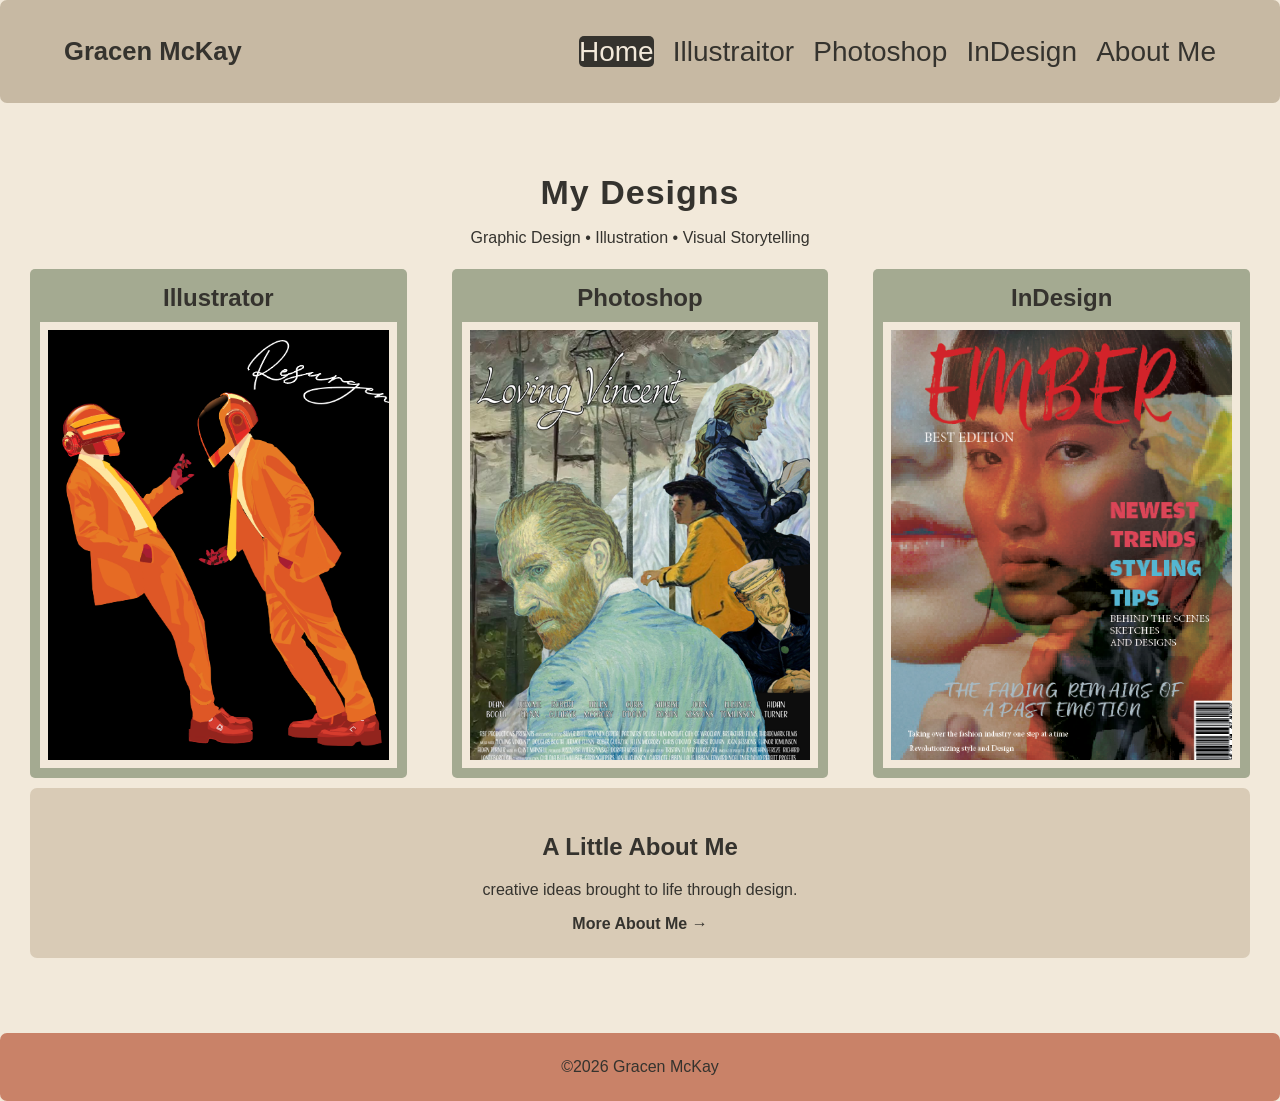
<file: index.html>
<!DOCTYPE html>
<html lang="en">
    <head>
        <meta charset="utf-8">
        <meta name="viewport" content="width=device-width, initial-scale=1.0">
        
        <title>Home Page</title>

        <link rel="stylesheet" href="PortfolioSytles.css">
    </head>
    <body>
        <header>
              <h1><a href="index.html">Gracen McKay</a></h1>
                <nav>
                  <ul>
                    <li><a href="index.html" class="active">Home</a></li>
                    <li><a href="illustrate.html">Illustraitor</a></li>
                    <li><a href="Photoshopf.html">Photoshop</a></li>
                    <li><a href="indesign.html">InDesign</a></li>
                    <li><a href="aboutme.html">About Me</a></li>
                  </ul>
                </nav>
        </header>
<main>
    <h2>My Designs</h2>
      <p>Graphic Design • Illustration • Visual Storytelling</p>
  <div class="gallery">
    
    <section class="gallery-item">
      <h2>Illustrator</h2>
      <a href="illustrate.html" title="View Illustrator designs"><img src="daftPAlbum.png" alt="Daft Punk Album"></a>
    </section>
    
    <section class="gallery-item">
      <h2>Photoshop</h2>
      <a href="Photoshopf.html" title="Photoshop"><img src="vincentmovie.png" alt="vincent movie poster"></a>
    </section>
    <section class="gallery-item">
         <h2>InDesign</h2>
         <a href="indesign.html" title="InDesign"><img src="emberpage1.png" alt="magazine cover"></a>
    </section>
  </div>
<div>
  <section class="me-about">
    <h2>A Little About Me</h2>
    <p>creative ideas brought to life through design.</p>
    <a href="aboutme.html" title="More About Me"><b>More About Me →</b></a>
  </section>
</div>
 </main>
        <footer>
        <p>&copy;2026 Gracen McKay</p>
        </footer>
</body>
</html>
</file>
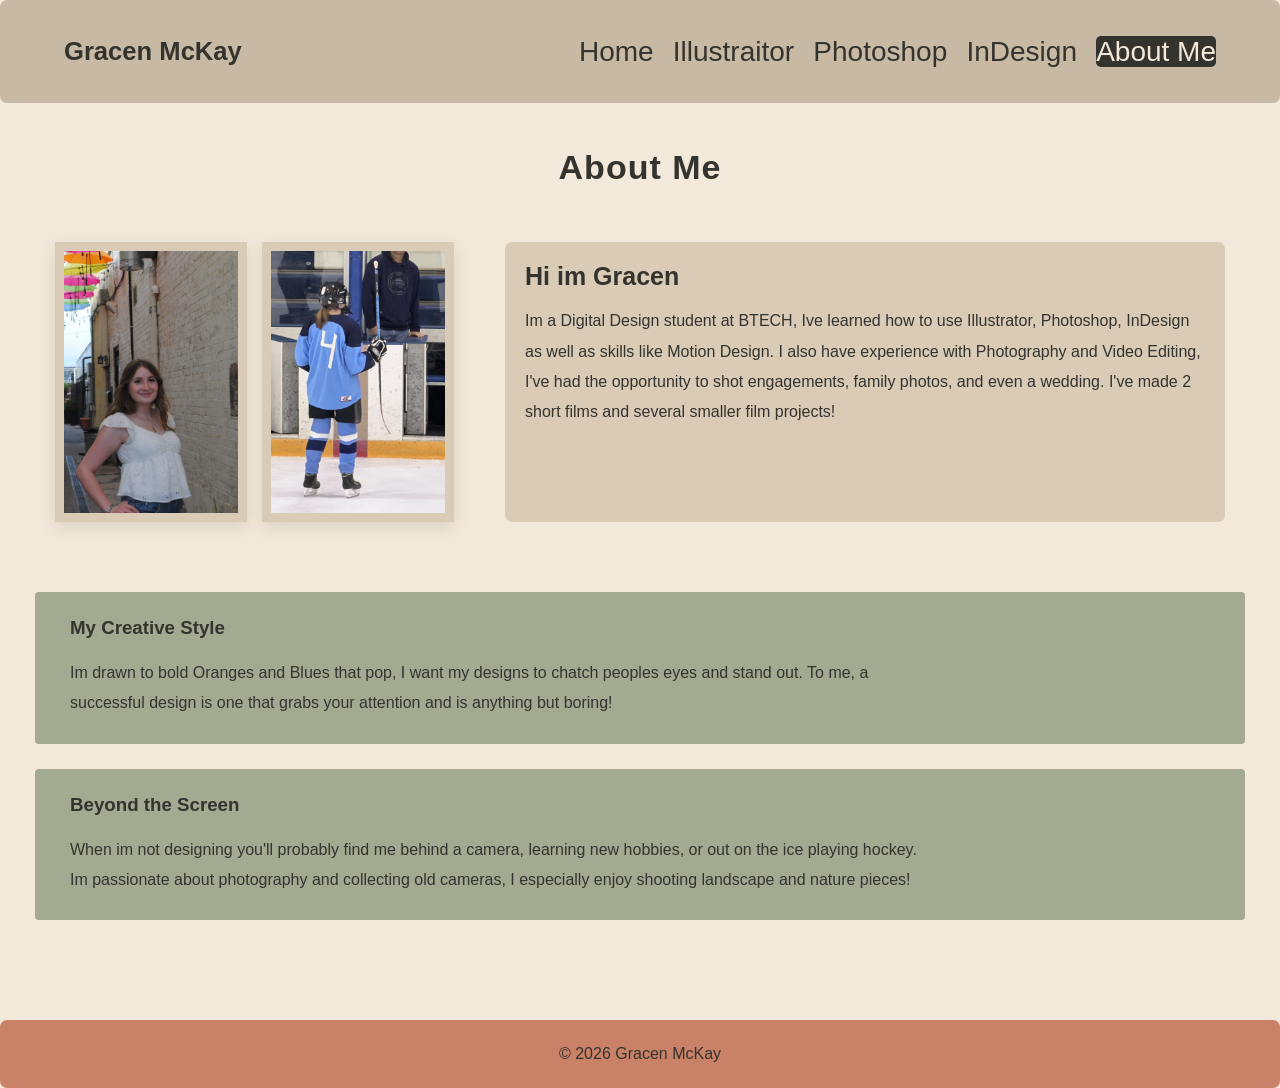
<file: aboutme.html>
<!DOCTYPE html>
<html lang="en">
    <head>
        <meta charset="utf-8">
        <meta name="viewport" content="width=device-width, initial-scale=1.0">
        <title>About Me | Gracen McKay</title>
        <link rel="stylesheet" href="PortfolioSytles.css">
    </head>
    <body>
        <header>
            <h1><a href="index.html">Gracen McKay</a></h1>
                <nav>
                  <ul>
                    <li><a href="index.html">Home</a></li>
                    <li><a href="illustrate.html">Illustraitor</a></li>
                    <li><a href="Photoshopf.html">Photoshop</a></li>
                    <li><a href="indesign.html">InDesign</a></li>
                    <li><a href="aboutme.html" class="active">About Me</a></li>
                  </ul>
                </nav>
        </header>
<main class="about-page">
    <h2>About Me</h2>
 <section class="about-intro">
    <div class="about-photos">
         <img src="me3.jpeg" alt="Picture of Me">
         <img src="me1.jpg" alt="Picture of Me">
    </div>
    <div class="about-text">
        <h3>Hi im Gracen</h3>
        <p>Im a Digital Design student at BTECH, Ive learned how to use Illustrator, Photoshop, InDesign as well as skills like Motion Design. I also have experience with Photography and Video Editing, I've had the opportunity to shot engagements, family photos, and even a wedding. I've made 2 short films and several smaller film projects!</p>
    </div>
</section>
    
<section class="about-section">
        <h3>My Creative Style</h3>
        <p>Im drawn to bold Oranges and Blues that pop, I want my designs to chatch peoples eyes and stand out. To me, a successful design is one that grabs your attention and is anything but boring!</p>
</section>
    
<section class="about-section"> 
        <h3>Beyond the Screen</h3>
        <p>When im not designing you'll probably find me behind a camera, learning new hobbies, or out on the ice playing hockey. Im passionate about photography and collecting old cameras, I especially enjoy shooting landscape and nature pieces!</p> 
 </section>   
</main>
    <footer>&copy; 2026 Gracen McKay</footer>
    </body>
</html>
</file>
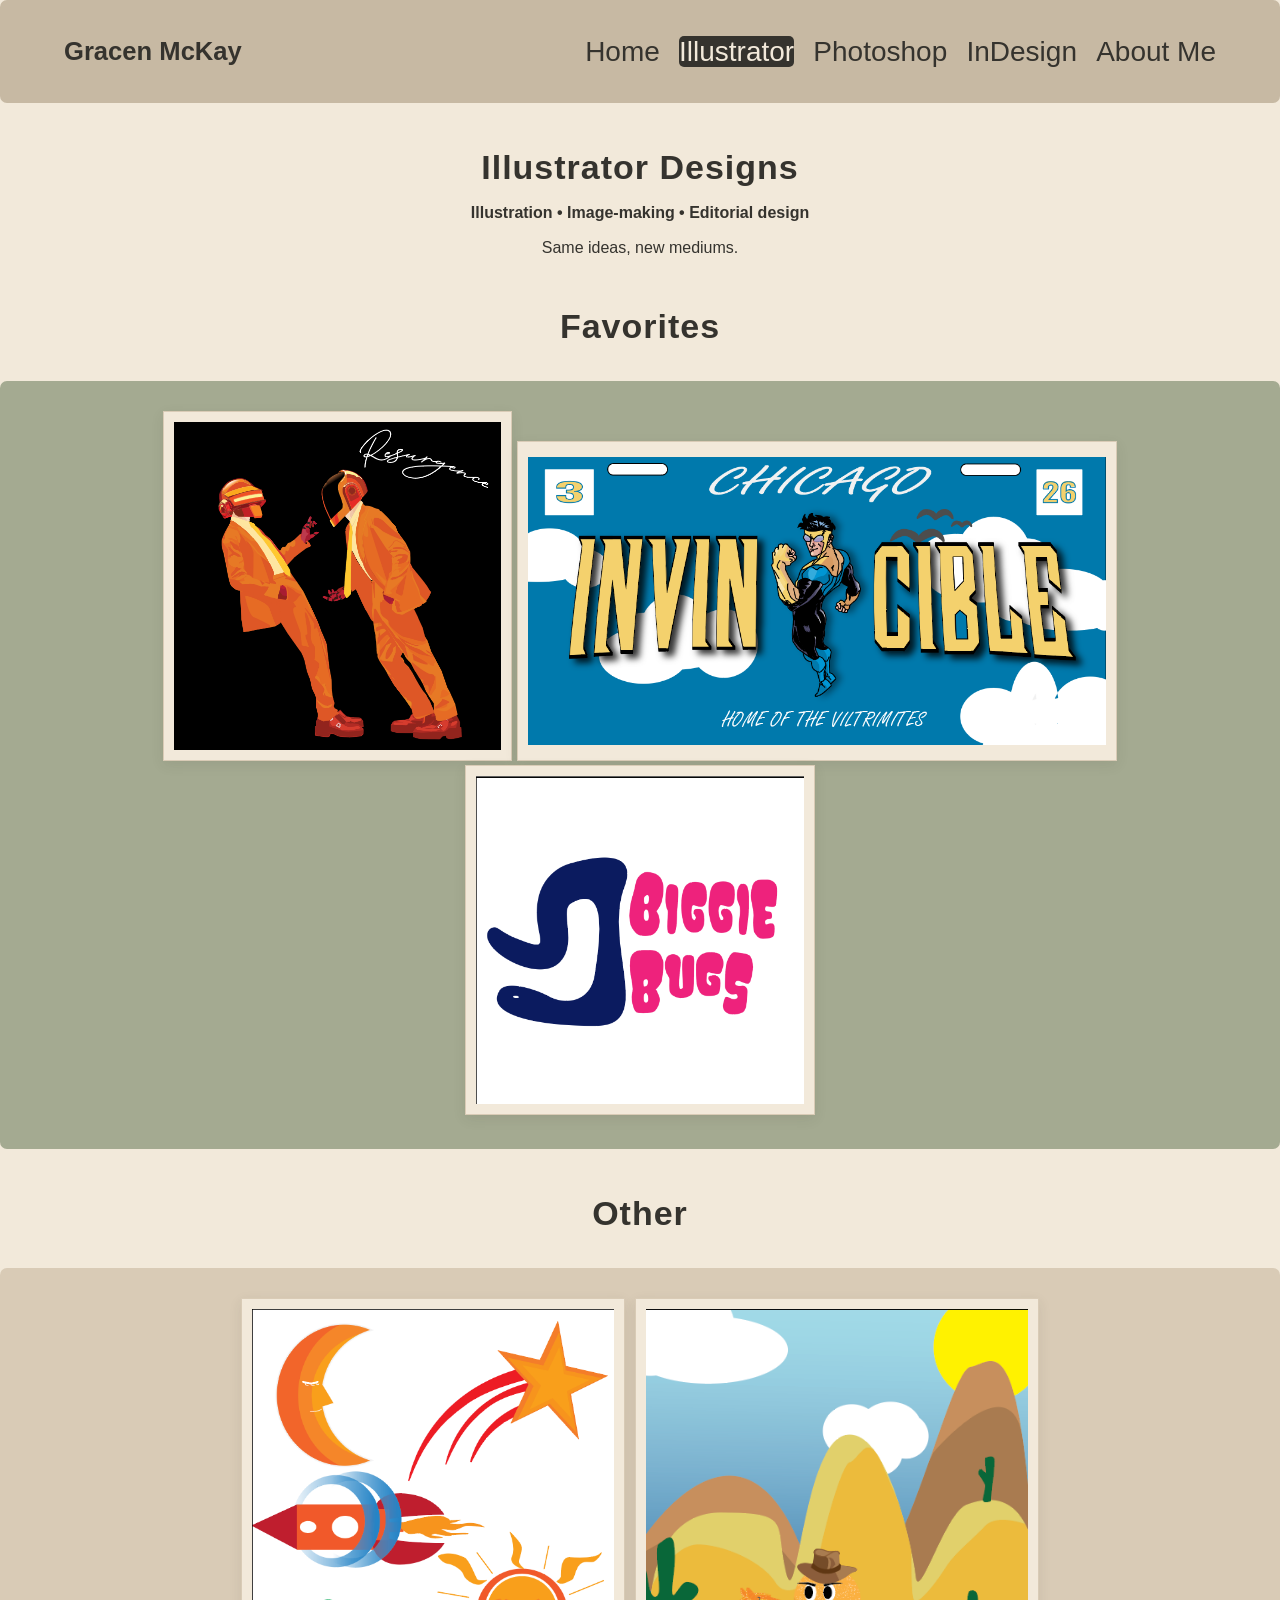
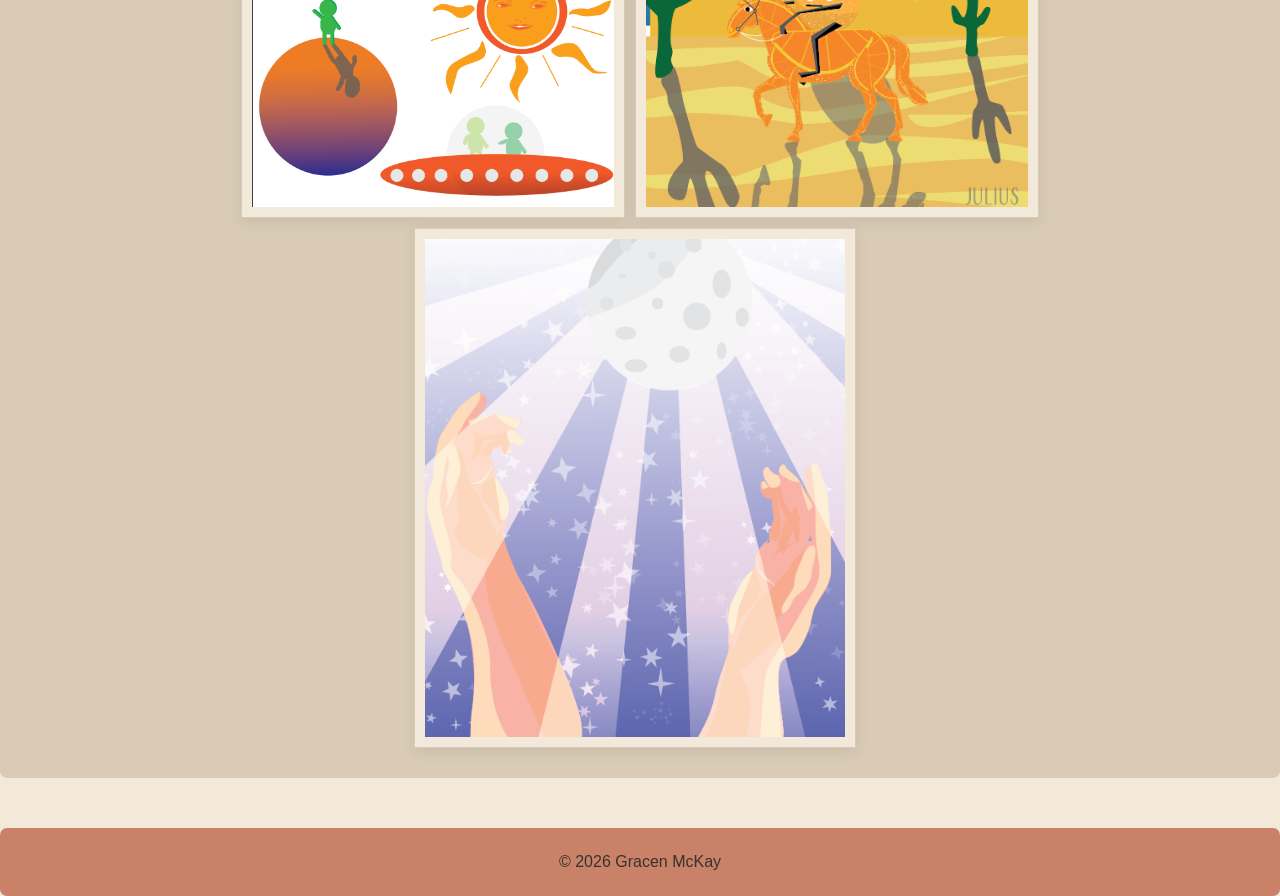
<file: illustrate.html>
<!DOCTYPE html>
<html lang="en">
    <head>
        <meta charset="utf-8">
        <meta name="viewport" content="width=device-width, initial-scale=1.0">
        <title>Illustrator</title>
        <link rel="stylesheet" href="PortfolioSytles.css">
    </head>
    <body>
        <header>
            <h1><a href="index.html">Gracen McKay</a></h1>
                <nav>
                  <ul>
                    <li><a href="index.html">Home</a></li>
                    <li><a href="illustrate.html" class="active">Illustrator</a></li>
                    <li><a href="Photoshopf.html">Photoshop</a></li>
                    <li><a href="indesign.html">InDesign</a></li>
                    <li><a href="aboutme.html">About Me</a></li>
                  </ul>
                </nav>
        </header>
    <h2>Illustrator Designs</h2>
    <p><b>Illustration • Image-making • Editorial design</b></p>
    <p>Same ideas, new mediums.</p>
        <h2>Favorites</h2>
        <section class="favorite">
            <div>
                <img src="daftPAlbum.png" alt="Daft Punk Album" style="width: auto; height: 350px;">
                <img src="invisi.png" alt="Invincible Licence Plate" style="width:600px; height: 320px;">
                <img src="bblogo.png" alt="Biggie Bugs Logo" style="width: auto; height: 350px;">
            </div>
        </section>
        <h2>Other</h2>
        <section class="other-gallery">
                <img src="stickerssun.png" alt="Sun and Space Stickers">
                <img src="orange.png" alt="Orange Cowboy Art">
                <img src="quiet.png" alt="Fun Art"><br>
                
        </section>
    <footer>&copy; 2026 Gracen McKay</footer>
    </body>
</html>
</file>
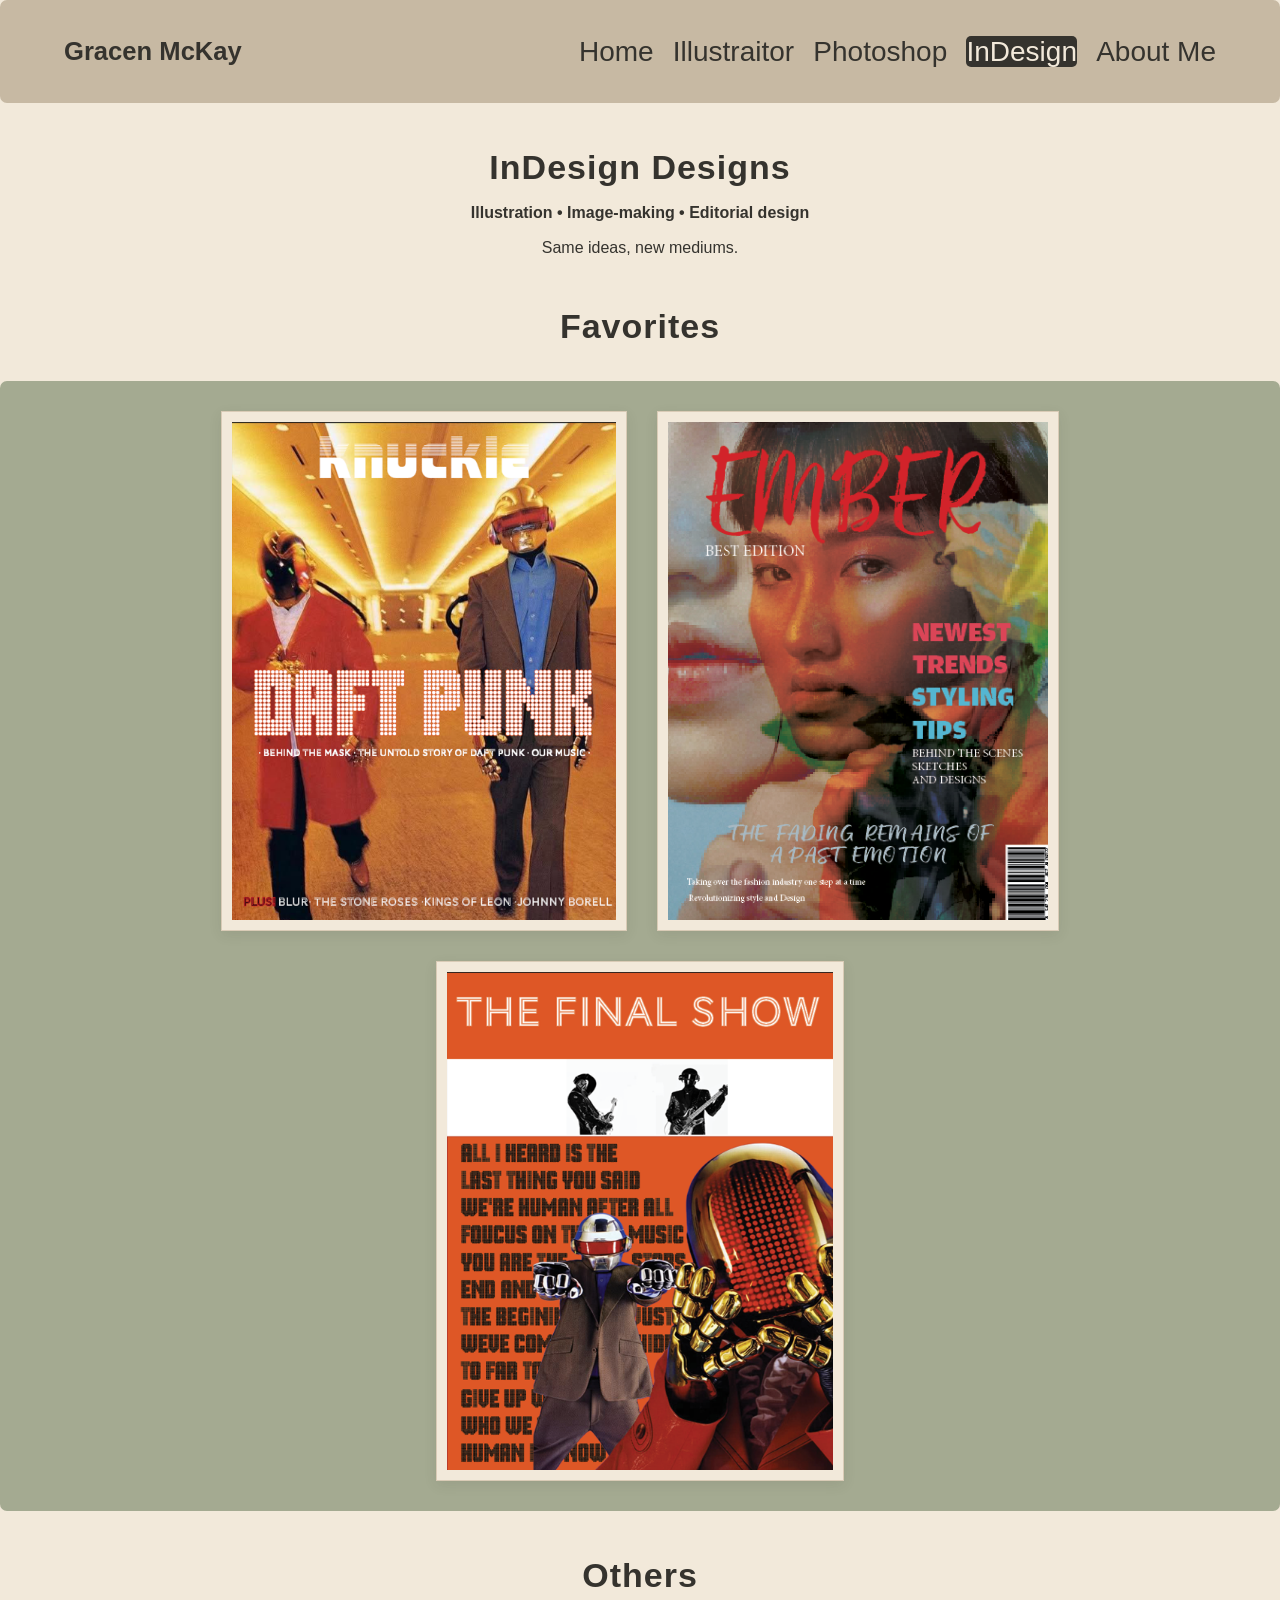
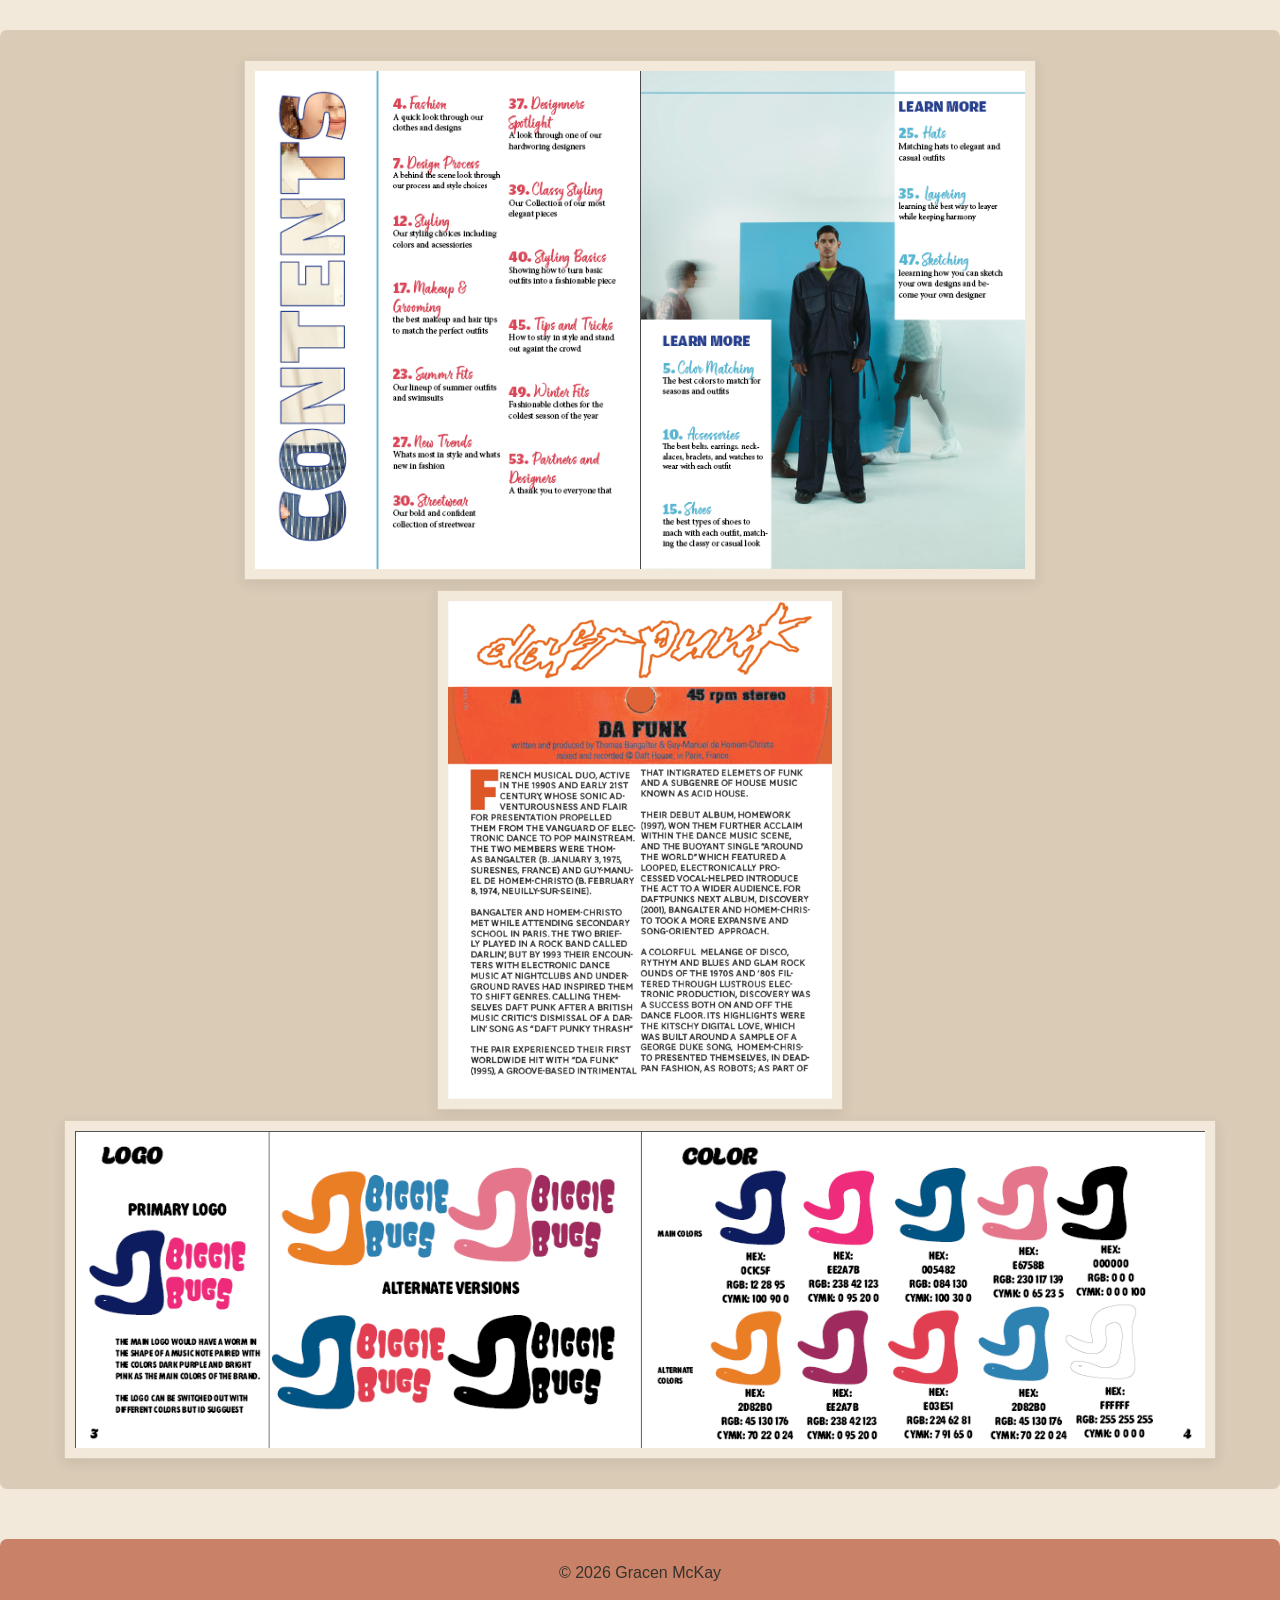
<file: indesign.html>
<!DOCTYPE html>
<html lang="en">
    <head>
        <meta charset="utf-8">
        <meta name="viewport" content="width=device-width, initial-scale=1.0">
        <title>InDesign</title>
        <link rel="stylesheet" href="PortfolioSytles.css">
    </head>
    <body>
        <header>
            <h1><a href="index.html">Gracen McKay</a></h1>
                <nav>
                  <ul>
                    <li><a href="index.html">Home</a></li>
                    <li><a href="illustrate.html">Illustraitor</a></li>
                    <li><a href="Photoshopf.html">Photoshop</a></li>
                    <li><a href="indesign.html" class="active">InDesign</a></li>
                    <li><a href="aboutme.html">About Me</a></li>
                  </ul>
                </nav>
        </header>
    <h2>InDesign Designs</h2>
    <p><b>Illustration • Image-making • Editorial design</b></p>
    <p>Same ideas, new mediums.</p>
<h2>Favorites</h2>
<section class="favorite">
                <img src="mag1.png" alt="Daft Punk Cover">
                <img src="emberpage1.png" alt="Magazine Cover">
                <img src="mag3.png" alt="Daft Punk last page">
</section>
<h2>Others</h2>
    <section class="other-gallery">
         <img src="emberp2.png" alt="Ember Contents">
         <img src="mag2.png" alt="Daft Punk">
        <img src="ss2color.png" alt="Tavel Flyer">
    </section>
    <footer>&copy; 2026 Gracen McKay</footer>
    </body>
</html>
</file>
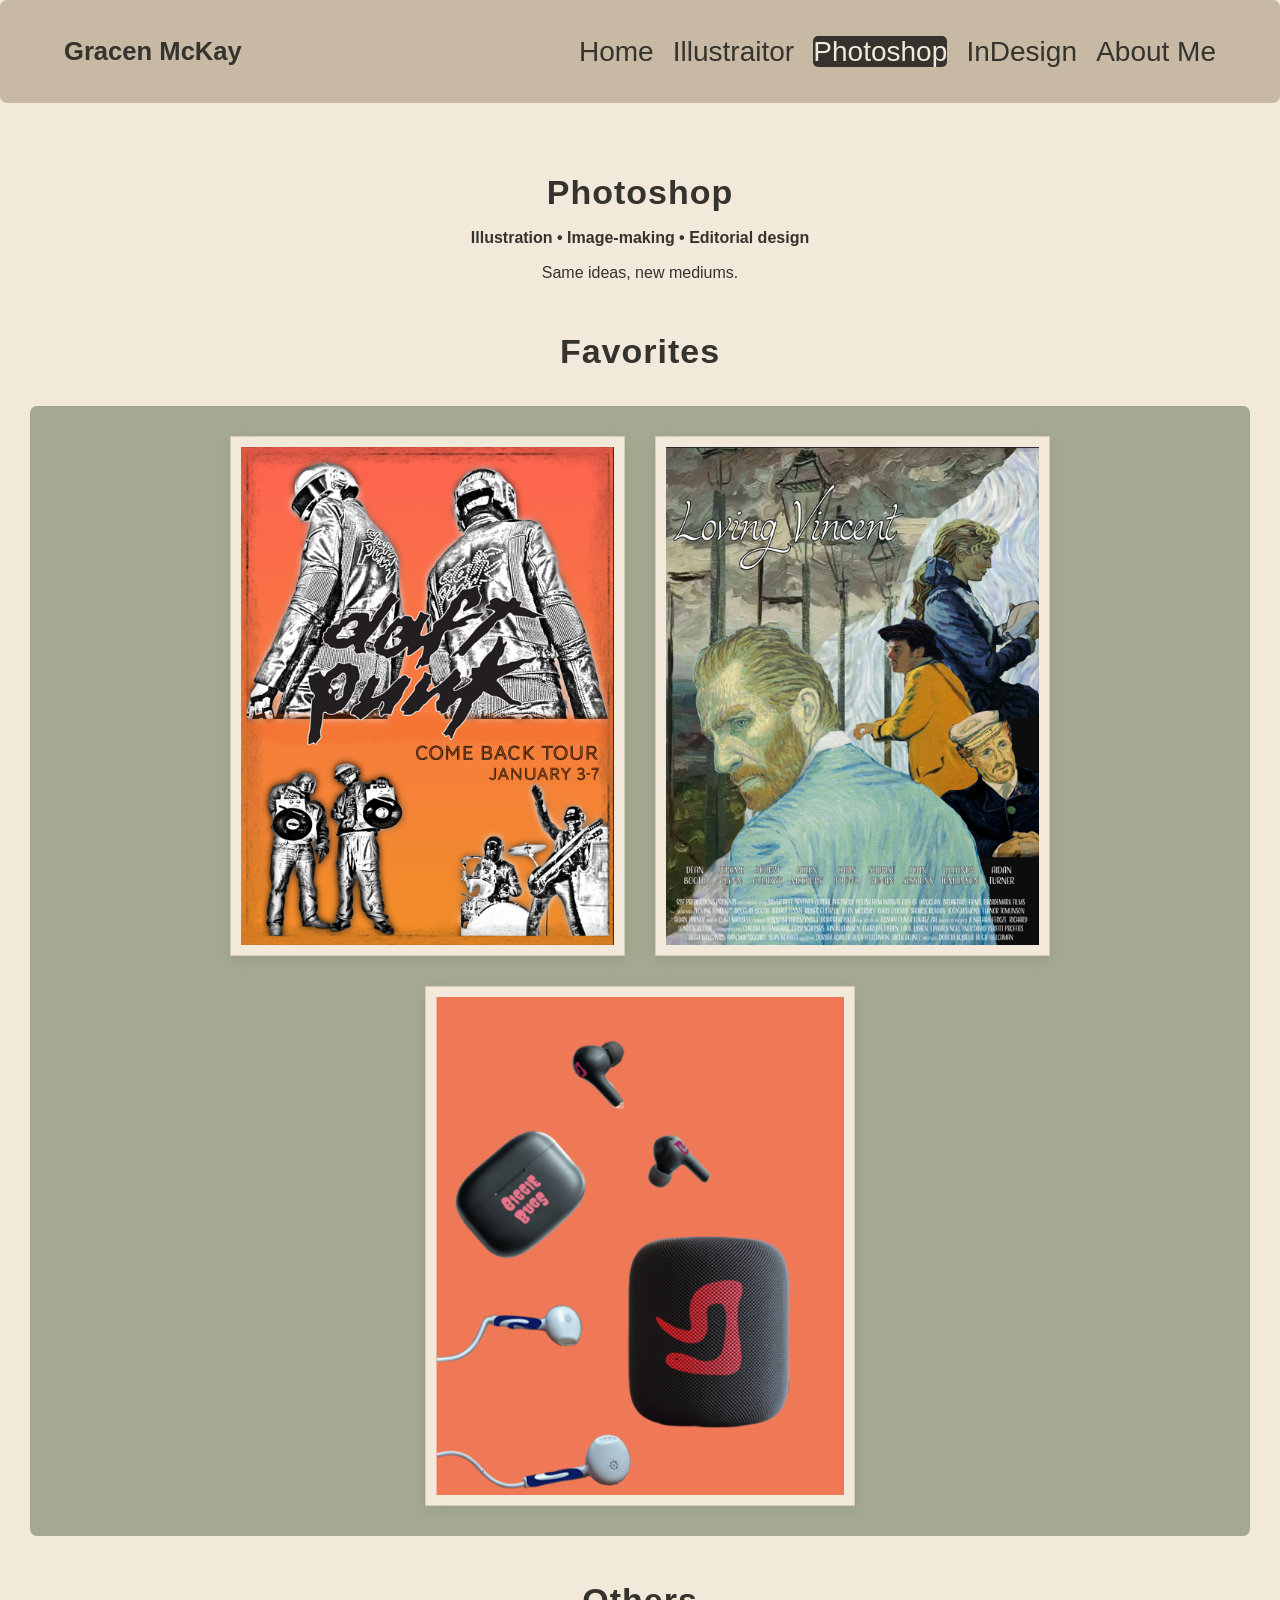
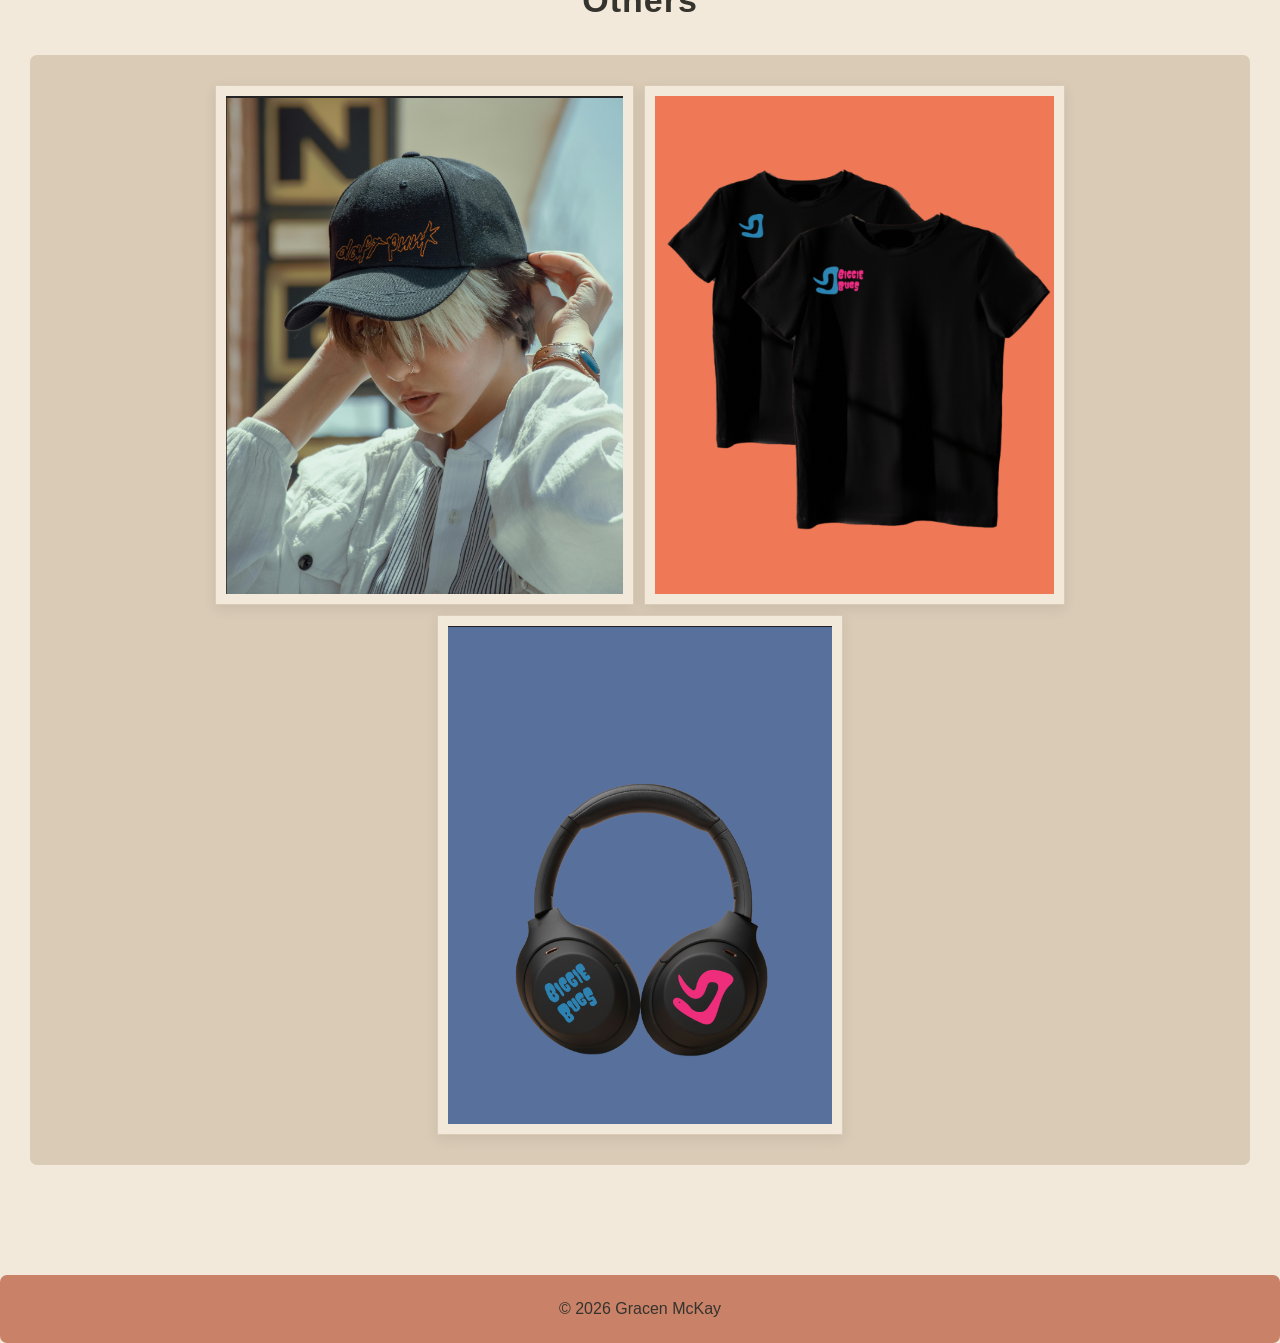
<file: Photoshopf.html>
<!DOCTYPE html>
<html lang="en">
    <head>
        <meta charset="utf-8">
        <meta name="viewport" content="width=device-width, initial-scale=1.0">
        <title>Photoshop</title>
        <link rel="stylesheet" href="PortfolioSytles.css">
    </head>
    <body>
        <header>
            <h1><a href="index.html">Gracen McKay</a></h1>
                <nav>
                  <ul>
                   <li><a href="index.html">Home</a></li>
                    <li><a href="illustrate.html">Illustraitor</a></li>
                    <li><a href="Photoshopf.html" class="active">Photoshop</a></li>
                    <li><a href="indesign.html">InDesign</a></li>
                    <li><a href="aboutme.html">About Me</a></li>
                  </ul>
                </nav>
        </header>
<main>


   <h2>Photoshop</h2>
   <p><b>Illustration • Image-making • Editorial design</b></p>
    <p>Same ideas, new mediums.</p>
    <h2>Favorites</h2>
<section class="favorite">
                <img src="DPposter.png" alt="Daft Punk Poster">
                <img src="vincentmovie.png" alt="Loving Vincent Movie Poster">
                <img src="technolo.png" alt="Different Tech with Logo">
</section>
    <h2>Others</h2>
    <section class="other-gallery">
         <img src="hatdP.png" alt="Hat with Logo">
         <img src="orangeshirt.png" alt="2 Shirts with Logo">
         <img src="blueheadphone.png" alt="Headphones With Logo">
         
        
    </section>
</main>  
<footer>
    <p>&copy; 2026 Gracen McKay</p>
</footer>
    </body>
</html>
</file>
<file: PortfolioSytles.css>
/*GENERAL SIZING */
*{
    box-sizing: border-box;
}
body{
    background-color: #f2e9da;
    margin: 0;
    color: #35332e;
    font-family: 'Lucida Sans', 'Lucida Sans Regular', 'Lucida Grande', 'Lucida Sans Unicode', Geneva, Verdana, sans-serif;
    
}
/* page intro */
body > h2, main > h2{
    font-size: 34px;
    margin: 45px 0 12px;
    letter-spacing: 1px;
}
body > p, main > p {
    margin: 8px auto;
    line-height: 1.7;
}

/* HEADERS */
header{
    background-color: #c7b9a3;
    padding: 20px clamp(20px, 5vw, 80px);
    display: flex;
    flex-wrap: wrap;
    justify-content: space-between;
    align-items: center;
    width: 100%;
    border-radius: 7px;
}
header h1{
    color: #35332e;
    font-size: clamp(24px, 2vw, 34px);
}
header h1 a{
    color: #35332e;
    text-decoration: none;
}
header h1 a:hover{
    color:#c98268;
}
/* NAVIGATION */
nav ul{
    display: flex;
    flex-wrap: wrap;
    justify-content: center;
    gap: clamp(12px, 1.5vw, 25px);
    margin: 0;
    padding: 0;
    list-style: none;
}
nav a{
    color: #35332e;
    text-decoration: none;
    font-size: 28px;
}
nav a:hover{
    color: #c98268;
    }
nav a.active{
    color:#f2e9da;
    background-color:#35332e;
    border-radius: 5px;
}
/* MAIN */
main{
    width: 100%;
    max-width: 1500px;
    margin-left: auto;
    margin-right: auto;
    padding: 25px 30px;
}

/* HEADINGS */
h2{
    color:#35332e;
    font-family: 'Lucida Sans', 'Lucida Sans Regular', 'Lucida Grande', 'Lucida Sans Unicode', Geneva, Verdana, sans-serif;
    text-align: center;
}
h3{
    color:#35332e;
    font-family: 'Lucida Sans', 'Lucida Sans Regular', 'Lucida Grande', 'Lucida Sans Unicode', Geneva, Verdana, sans-serif;
    text-align: center;
}
h4{
    color: #35332e;
    font-family: 'Lucida Sans', 'Lucida Sans Regular', 'Lucida Grande', 'Lucida Sans Unicode', Geneva, Verdana, sans-serif;
    text-align: center;
}
p{
    color: #35332e;
    font-family: 'Lucida Sans', 'Lucida Sans Regular', 'Lucida Grande', 'Lucida Sans Unicode', Geneva, Verdana, sans-serif;
    text-align: center;
}
/*Me ABOUT*/
.me-about{
    text-align: center;
    background-color:#d9cbb6;
    max-width: 1250px;
    margin: 0 auto;
    padding: 25px 35px;
    border-radius: 7px;
}
.me-about a{
    color:#35332e;
    text-decoration: none;
}
.me-about a:hover{
    color:#c98268;
}
/*GALLERY */
.gallery{
    display:grid;
    grid-template-columns: repeat(3, minmax(0, 1fr));
    width: 100%;
    max-width: 1250px;
    gap: 45px;
    padding: 10px 0;
    margin: 0 auto;
    
}
.gallery img{
    width: 450px;
    height: 400px;
}
.gallery-item img{
    display: block;
    width: 100%;
    height: auto;
    aspect-ratio: 4/5;
    object-fit:cover;
    background-color: #f2e9da;
    padding: 8px;
}
.gallery-item h2 {
    margin: 5px 0 10px;
}
.gallery a{
    display: block;
}
.gallery-item{
    min-width: 0;
    text-align: center;
    padding:10px;
    border-radius:5px;
    background-color: #a4aa91;
    transition: background-color 0.3s ease;
}
.gallery-item a{
    display: block;
}
.gallery-item:hover{
    background-color: #c98268;
}
/* FAVORITES */
.favorite{
    background-color:#a4aa91;
    border-radius: 7px;
    max-width: 1500px;
    margin: 35px auto;
    padding: 30px 5%;
    text-align: center;
     display: flex;
    flex-wrap: wrap;
    justify-content: center;
    align-items: center;
    gap: 30px;
}

/* Artwork */
.favorite img {
    width: auto;
    height: auto;
    max-width: 100%;
    max-height: 520px;
    object-fit: contain;
    padding: 10px;
    background-color:#f2e9da;
    box-shadow: 0 4px 12px #35332e18;
    border: 1px solid #d9cbb6;
    transition: transform 0.25s ease, box-shadow 0.25s ease;
}
/*OTHER*/
.other-gallery{
    background-color:#d9cbb6;
    border-radius: 7px;
    max-width: 1500px;
    margin: 35px auto;
    padding: 30px 5%;
    text-align: center;
    display: flex;
    flex-wrap: wrap;
    justify-content: center;
    align-items: center;
    gap: 10px;
}

/* Artwork */
.other-gallery img {
    width: auto;
    height: auto;
    max-width: 100%;
    max-height: 520px;
    object-fit: contain;
    padding: 10px;
    background-color:#f2e9da;
    box-shadow: 0 4px 12px #35332e18;
    border: 1px solid #d9cbb6;
    transition: transform 0.25s ease, box-shadow 0.25s ease;
}
/* ABOUT ME PAGE */

.about-page {
    max-width: 1400px;
    margin: 0 auto;
    padding: 25px 35px;
}

.about-page > h2 {
    font-size: 34px;
    margin: 20px 0 35px;
}

/* Photos and intro text in one row */
.about-page .about-intro {
    display: grid;
    grid-template-columns: 400px minmax(0, 1fr);
    align-items: stretch;
    gap: clamp(20px, 4vw, 50px);
    width: 100%;
    margin: 20px auto 50px;
    padding: 20px;
    box-sizing: border-box;
}
/* Photo left */
.about-page .about-photos {
    display: flex;
    flex-direction: row;
    gap: 15px;
    width: 100%;
}

.about-page .about-photos img {
    display: block;
    width: calc(50% - 8px);
    height: 280px;
    object-fit: cover;
    padding: 8px;
    background-color: #d9cbb6;
    border: 1px solid #d9cbb6;
    box-shadow: 0 5px 15px #45332e20;
}

/* Text on the right */
.about-page .about-text {
    background-color: #d9cbb6;
    width: 100%;
    max-width: none;
    box-sizing: border-box;
    padding: 20px;
    margin: 0;
    align-self: stretch;
    border-radius: 7px;
}

.about-page .about-text h3 {
    text-align: left;
    font-size: 25px;
    margin: 0 0 15px;
}

.about-page .about-text p {
    text-align: left;
    font-size: 16px;
    line-height: 1.9;
    margin: 0;
}

/* Other About Me sections */
.about-page .about-section {
    display: block;
    background-color: #a4aa91;
    padding: 25px 35px;
    margin: 25px 0;
    border-radius: 4px;
    box-sizing: border-box;
}

.about-page .about-section h3 {
    text-align: left;
    margin-top: 0;
}

.about-page .about-section p {
    max-width: 850px;
    margin: 0;
    text-align: left;
    line-height: 1.9;
}
/*TOP TEXT*/
.about-text{
    background-color: #d9cbb6;
    display: block;
    padding: 5px 5px;
    margin: 0;
    
}

/* Footer */
footer {
    background-color: #c98268;
    color: #35332e;
    padding: 25px 15px;
    margin-top: 50px;
    text-align: center;
    border-radius: 7px;
}

footer p {
    margin: 0;
}



/* TABLETS AND SMALL LAPTOPS */
@media (max-width: 1000px) {
    .gallery {
        grid-template-columns: repeat(2, minmax(0, 1fr));
        gap: 25px;
    }

    .about-page .about-intro {
        grid-template-columns: minmax(0, 1fr);
        gap: 25px;
    }

    .about-page .about-photos {
        max-width: 600px;
        margin: 0 auto;
    }

    .about-page .about-text {
        max-width: 750px;
        margin: 0 auto;
    }
}

/* PHONES */
@media (max-width: 600px) {
    header {
        flex-direction: column;
        justify-content: center;
        text-align: center;
        padding: 20px 15px;
    }

    header h1 {
        font-size: 26px;
    }

    nav {
        width: 100%;
    }

    nav ul {
        gap: 12px 18px;
    }

    nav a {
        font-size: 14px;
    }

    main {
        padding: 20px 15px;
    }

    body > h2,
    main > h2,
    .about-page > h2 {
        font-size: 27px;
        margin: 25px 0 12px;
    }

    .gallery {
        grid-template-columns: minmax(0, 1fr);
        gap: 22px;
        max-width: 400px;
    }

    .gallery-item {
        width: 100%;
    }

    .gallery-item img {
        width: 100%;
        height: auto;
        aspect-ratio: 4 / 5;
    }

    .favorite,
    .other-gallery {
        margin: 20px auto;
        padding: 20px 12px;
        gap: 18px;
    }

    .favorite img,
    .other-gallery img {
        max-width: 100%;
        max-height: 400px;
        height: auto;
    }

    .about-page {
        padding: 20px 15px;
    }

    .about-page .about-intro {
        padding: 5px 0;
        margin: 15px auto 30px;
    }

    .about-page .about-photos {
        gap: 10px;
    }

    .about-page .about-photos img {
        width: calc(50% - 5px);
        height: 200px;
        padding: 5px;
    }

    .about-page .about-text h3 {
        font-size: 23px;
    }

    .about-page .about-text p,
    .about-page .about-section p {
        font-size: 15px;
        line-height: 1.8;
    }

    .about-page .about-section {
        padding: 20px;
        margin: 20px 0;
    }

    footer {
        margin-top: 30px;
        padding: 20px 12px;
    }
}

/* VERY SMALL PHONES */
@media (max-width: 360px) {
    header h1 {
        font-size: 23px;
    }

    nav ul {
        gap: 10px 12px;
    }

    nav a {
        font-size: 12px;
    }

    .about-page .about-photos img {
        height: 160px;
    }
}
</file>
